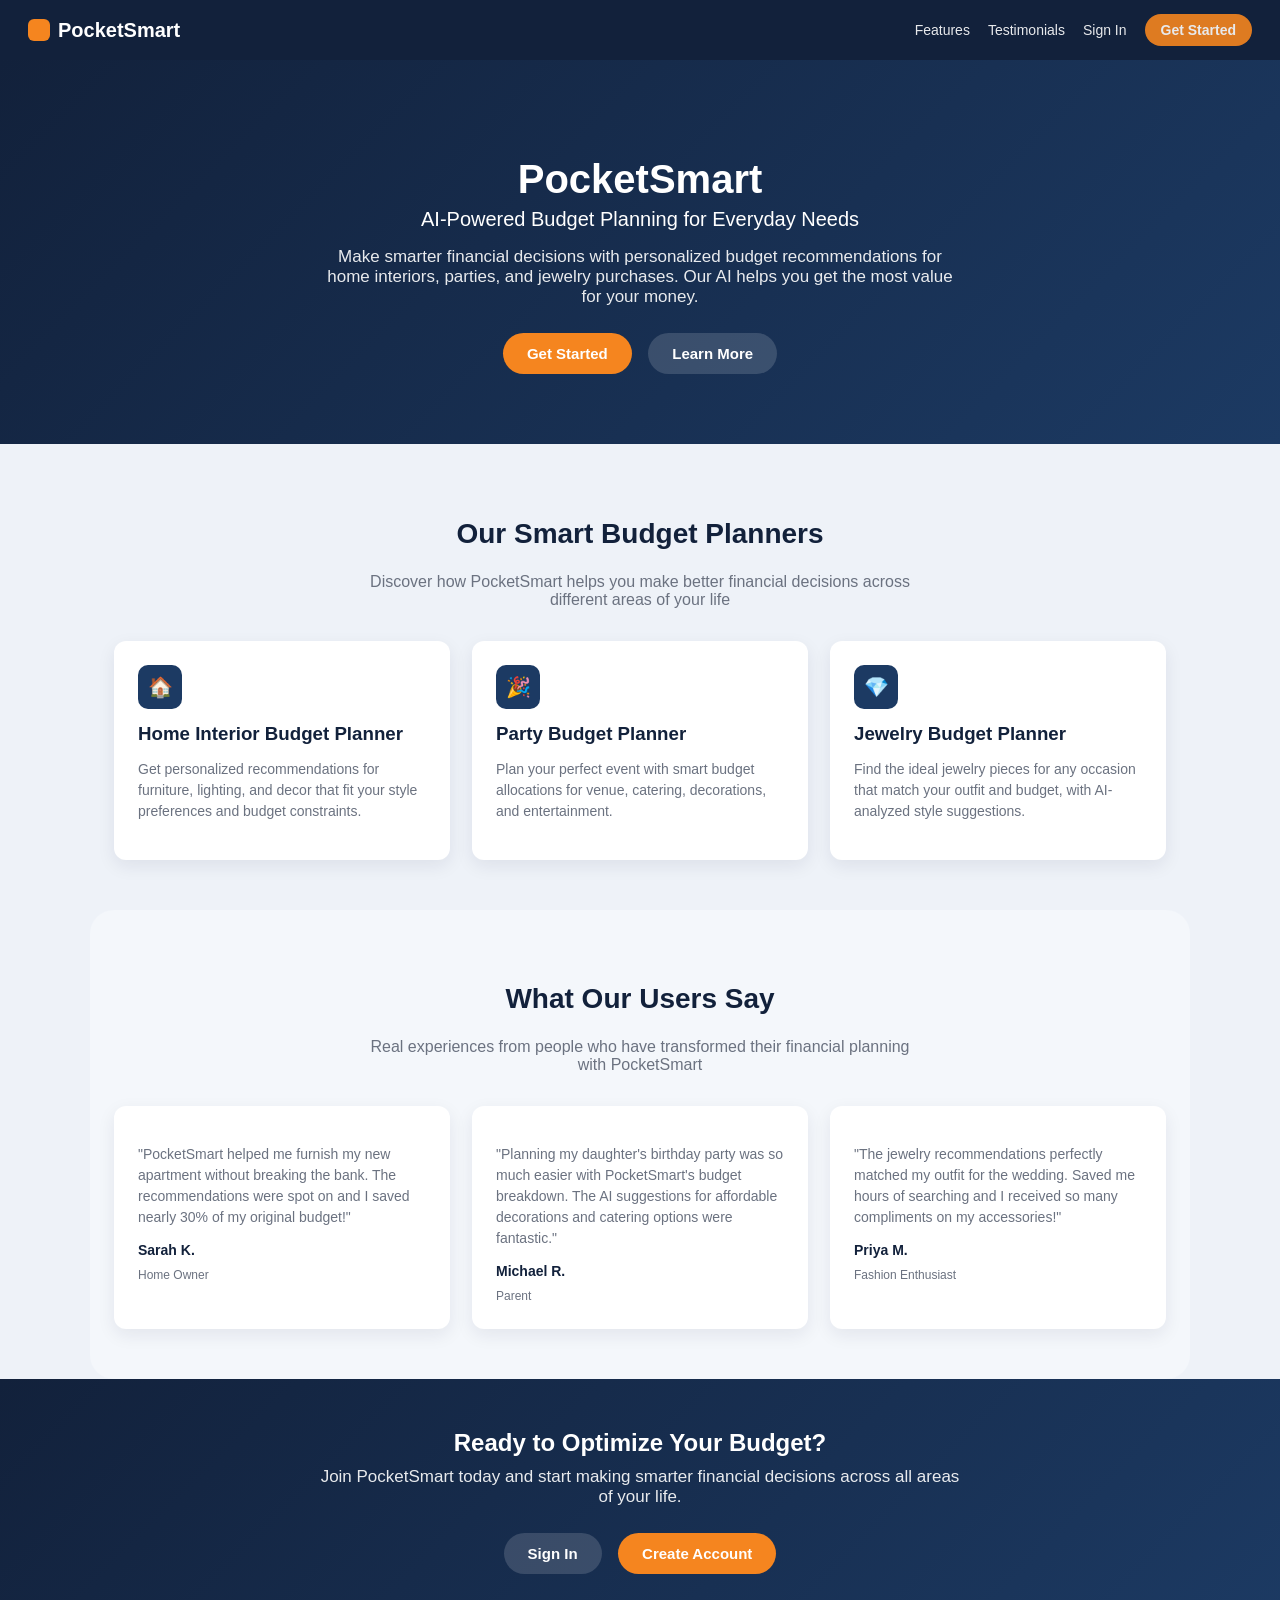
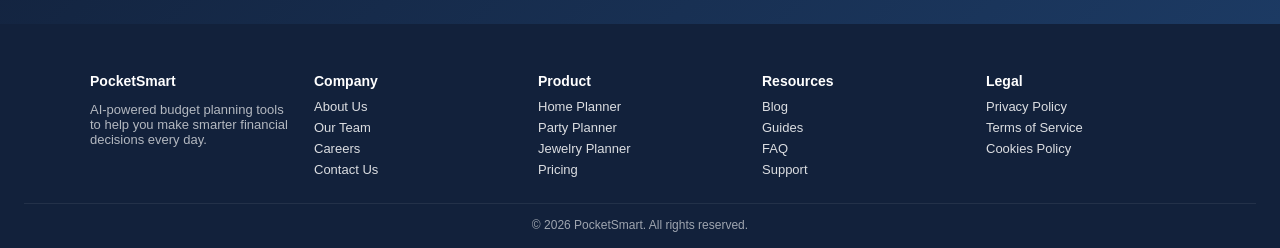
<file: templates/index.html>
<!DOCTYPE html>
<html lang="en">
<head>
  <meta charset="UTF-8" />
  <meta name="viewport" content="width=device-width, initial-scale=1.0" />
  <title>PocketSmart - AI Budget Planning</title>
  <link rel="stylesheet" href="/static/styles.css" />
</head>
<body>
  <div class="navbar">
    <div class="brand"><span class="chip"></span> PocketSmart</div>
    <nav>
      <a href="#features">Features</a>
      <a href="#testimonials">Testimonials</a>
      <a href="/login">Sign In</a>
      <a href="/register" class="cta">Get Started</a>
    </nav>
  </div>

  <div class="hero">
    <h1>PocketSmart</h1>
    <h2 style="font-weight:400; font-size:20px; margin-top:-6px;">AI-Powered Budget Planning for Everyday Needs</h2>
    <p>Make smarter financial decisions with personalized budget recommendations for home interiors, parties, and jewelry purchases. Our AI helps you get the most value for your money.</p>
    <a href="/register" class="btn btn-primary">Get Started</a>
    <a href="#features" class="btn btn-secondary">Learn More</a>
  </div>

  <div class="section" id="features">
    <h2>Our Smart Budget Planners</h2>
    <p class="sub">Discover how PocketSmart helps you make better financial decisions across different areas of your life</p>
    <div class="card-grid">
      <div class="card">
        <div class="icon">🏠</div>
        <h3>Home Interior Budget Planner</h3>
        <p>Get personalized recommendations for furniture, lighting, and decor that fit your style preferences and budget constraints.</p>
      </div>
      <div class="card">
        <div class="icon">🎉</div>
        <h3>Party Budget Planner</h3>
        <p>Plan your perfect event with smart budget allocations for venue, catering, decorations, and entertainment.</p>
      </div>
      <div class="card">
        <div class="icon">💎</div>
        <h3>Jewelry Budget Planner</h3>
        <p>Find the ideal jewelry pieces for any occasion that match your outfit and budget, with AI-analyzed style suggestions.</p>
      </div>
    </div>
  </div>

  <div class="section" id="testimonials" style="background:#f4f7fb; border-radius: 24px;">
    <h2>What Our Users Say</h2>
    <p class="sub">Real experiences from people who have transformed their financial planning with PocketSmart</p>
    <div class="card-grid">
      <div class="card">
        <p>"PocketSmart helped me furnish my new apartment without breaking the bank. The recommendations were spot on and I saved nearly 30% of my original budget!"</p>
        <h3 style="font-size:14px;">Sarah K.</h3>
        <p style="margin:0; font-size:12px;">Home Owner</p>
      </div>
      <div class="card">
        <p>"Planning my daughter's birthday party was so much easier with PocketSmart's budget breakdown. The AI suggestions for affordable decorations and catering options were fantastic."</p>
        <h3 style="font-size:14px;">Michael R.</h3>
        <p style="margin:0; font-size:12px;">Parent</p>
      </div>
      <div class="card">
        <p>"The jewelry recommendations perfectly matched my outfit for the wedding. Saved me hours of searching and I received so many compliments on my accessories!"</p>
        <h3 style="font-size:14px;">Priya M.</h3>
        <p style="margin:0; font-size:12px;">Fashion Enthusiast</p>
      </div>
    </div>
  </div>

  <div class="hero" style="padding:50px 20px;">
    <h2 style="margin:0 0 10px;">Ready to Optimize Your Budget?</h2>
    <p>Join PocketSmart today and start making smarter financial decisions across all areas of your life.</p>
    <a href="/login" class="btn btn-secondary">Sign In</a>
    <a href="/register" class="btn btn-primary">Create Account</a>
  </div>

  <footer>
    <div class="footer-grid">
      <div>
        <h4>PocketSmart</h4>
        <p style="font-size:13px; opacity:0.8;">AI-powered budget planning tools to help you make smarter financial decisions every day.</p>
      </div>
      <div>
        <h4>Company</h4>
        <ul><li>About Us</li><li>Our Team</li><li>Careers</li><li>Contact Us</li></ul>
      </div>
      <div>
        <h4>Product</h4>
        <ul><li>Home Planner</li><li>Party Planner</li><li>Jewelry Planner</li><li>Pricing</li></ul>
      </div>
      <div>
        <h4>Resources</h4>
        <ul><li>Blog</li><li>Guides</li><li>FAQ</li><li>Support</li></ul>
      </div>
      <div>
        <h4>Legal</h4>
        <ul><li>Privacy Policy</li><li>Terms of Service</li><li>Cookies Policy</li></ul>
      </div>
    </div>
    <div class="copyright">&copy; 2026 PocketSmart. All rights reserved.</div>
  </footer>
</body>
</html>
</file>
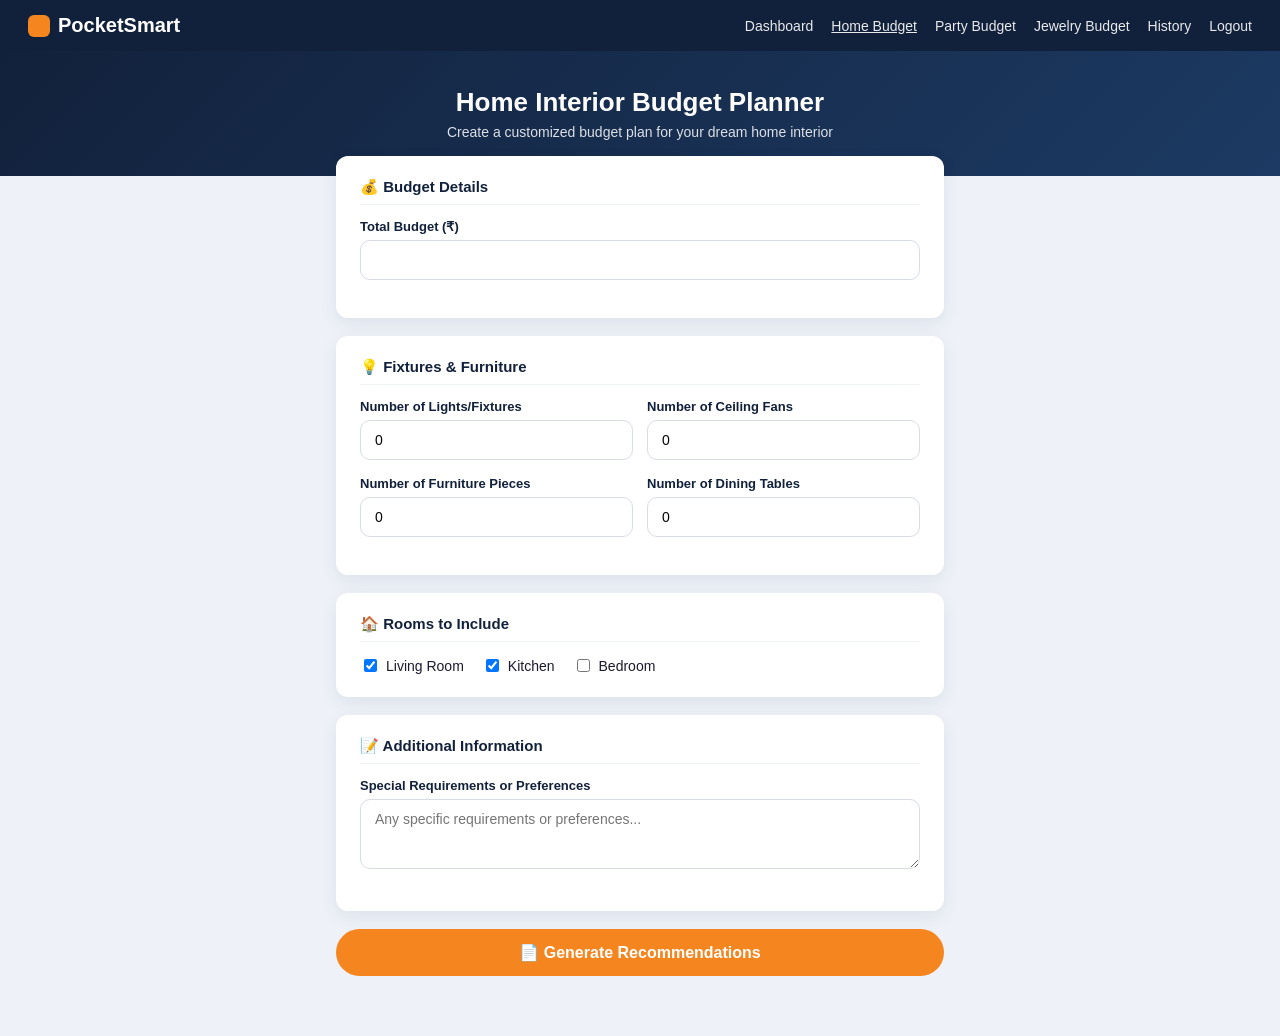
<file: templates/home_planner.html>
<!DOCTYPE html>
<html lang="en">
<head>
  <meta charset="UTF-8" />
  <meta name="viewport" content="width=device-width, initial-scale=1.0" />
  <title>Home Interior Budget Planner - PocketSmart</title>
  <link rel="stylesheet" href="/static/styles.css" />
</head>
<body>
  <div class="navbar">
    <div class="brand"><span class="chip"></span> PocketSmart</div>
    <nav>
      <a href="/dashboard">Dashboard</a>
      <a href="/home-planner" style="text-decoration:underline;">Home Budget</a>
      <a href="/party-planner">Party Budget</a>
      <a href="/jewelry-planner">Jewelry Budget</a>
      <a href="/history">History</a>
      <a href="/logout">Logout</a>
    </nav>
  </div>

  <div class="page-header">
    <h1>Home Interior Budget Planner</h1>
    <p>Create a customized budget plan for your dream home interior</p>
  </div>

  <div class="form-wrap">
    <form id="home-form">
      <div class="panel">
        <h3>💰 Budget Details</h3>
        <div class="field">
          <label>Total Budget (₹)</label>
          <input type="number" name="total_budget" min="0" step="0.01" required />
        </div>
      </div>

      <div class="panel">
        <h3>💡 Fixtures &amp; Furniture</h3>
        <div class="row">
          <div class="field">
            <label>Number of Lights/Fixtures</label>
            <input type="number" name="num_lights" min="0" value="0" />
          </div>
          <div class="field">
            <label>Number of Ceiling Fans</label>
            <input type="number" name="num_fans" min="0" value="0" />
          </div>
        </div>
        <div class="row">
          <div class="field">
            <label>Number of Furniture Pieces</label>
            <input type="number" name="num_furniture" min="0" value="0" />
          </div>
          <div class="field">
            <label>Number of Dining Tables</label>
            <input type="number" name="num_dining_tables" min="0" value="0" />
          </div>
        </div>
      </div>

      <div class="panel">
        <h3>🏠 Rooms to Include</h3>
        <div class="checkbox-row">
          <label><input type="checkbox" name="has_living_room" checked /> Living Room</label>
          <label><input type="checkbox" name="has_kitchen" checked /> Kitchen</label>
          <label><input type="checkbox" name="has_bedroom" /> Bedroom</label>
        </div>
      </div>

      <div class="panel">
        <h3>📝 Additional Information</h3>
        <div class="field">
          <label>Special Requirements or Preferences</label>
          <textarea name="additional_requirements" placeholder="Any specific requirements or preferences..."></textarea>
        </div>
      </div>

      <button type="submit" class="btn btn-primary submit-btn">📄 Generate Recommendations</button>
    </form>
  </div>

  <div id="results"></div>

  <script>
    const form = document.getElementById("home-form");
    const resultsDiv = document.getElementById("results");

    function inr(n) {
      return "₹" + Number(n || 0).toLocaleString("en-IN", { minimumFractionDigits: 2, maximumFractionDigits: 2 });
    }

    function renderResult(result) {
      let html = `
        <div class="result-header"><span>Your Personalized Budget Plan</span></div>
        <div class="result-body">
          <div class="budget-summary">
            <span><strong>Total Budget:</strong> ${inr(result.total_budget)}</span>
            <span><strong>Remaining Budget:</strong> ${inr(result.remaining_budget)}</span>
          </div>
      `;

      (result.budget_breakdown || []).forEach((cat) => {
        html += `<div class="category-block">
          <div class="category-title">${cat.category}</div>
          <div class="category-alloc">Allocation: ${inr(cat.allocation)}</div>`;
        (cat.items || []).forEach((item) => {
          html += `<div class="item-row">
            <div class="item-top"><span>${item.name || ""}</span><span>${inr(item.estimated_price)}</span></div>
            <div class="item-desc">${item.description || ""} ${item.quantity ? "· Qty: " + item.quantity : ""}</div>`;
          if (item.shopping_links) {
            html += `<div class="shop-links">`;
            for (const [site, url] of Object.entries(item.shopping_links)) {
              html += `<a href="${url}" target="_blank" rel="noopener">${site}</a>`;
            }
            html += `</div>`;
          }
          html += `</div>`;
        });
        html += `</div>`;
      });

      if (result.additional_suggestions && result.additional_suggestions.length) {
        html += `<h3 style="color:var(--navy-dark); font-size:15px;">💡 Additional Suggestions</h3><ul class="suggestions-list">`;
        result.additional_suggestions.forEach((s) => (html += `<li>✅ ${s}</li>`));
        html += `</ul>`;
      }

      html += `</div>`;
      resultsDiv.innerHTML = html;
    }

    form.addEventListener("submit", async (e) => {
      e.preventDefault();
      resultsDiv.innerHTML = `<div class="loading">Generating your personalized recommendations...</div>`;

      const fd = new FormData(form);
      const payload = {
        total_budget: parseFloat(fd.get("total_budget") || 0),
        num_lights: parseInt(fd.get("num_lights") || 0),
        num_fans: parseInt(fd.get("num_fans") || 0),
        num_furniture: parseInt(fd.get("num_furniture") || 0),
        num_dining_tables: parseInt(fd.get("num_dining_tables") || 0),
        has_living_room: fd.get("has_living_room") === "on",
        has_kitchen: fd.get("has_kitchen") === "on",
        has_bedroom: fd.get("has_bedroom") === "on",
        additional_requirements: fd.get("additional_requirements") || null,
      };

      try {
        const res = await fetch("/home-budget", {
          method: "POST",
          headers: { "Content-Type": "application/json" },
          credentials: "include",
          body: JSON.stringify(payload),
        });
        if (!res.ok) {
          const err = await res.json().catch(() => ({}));
          resultsDiv.innerHTML = `<div class="error-box">${err.detail || "Something went wrong. Please try again."}</div>`;
          return;
        }
        const result = await res.json();
        renderResult(result);
      } catch (err) {
        resultsDiv.innerHTML = `<div class="error-box">Network error. Please try again.</div>`;
      }
    });
  </script>
</body>
</html>
</file>
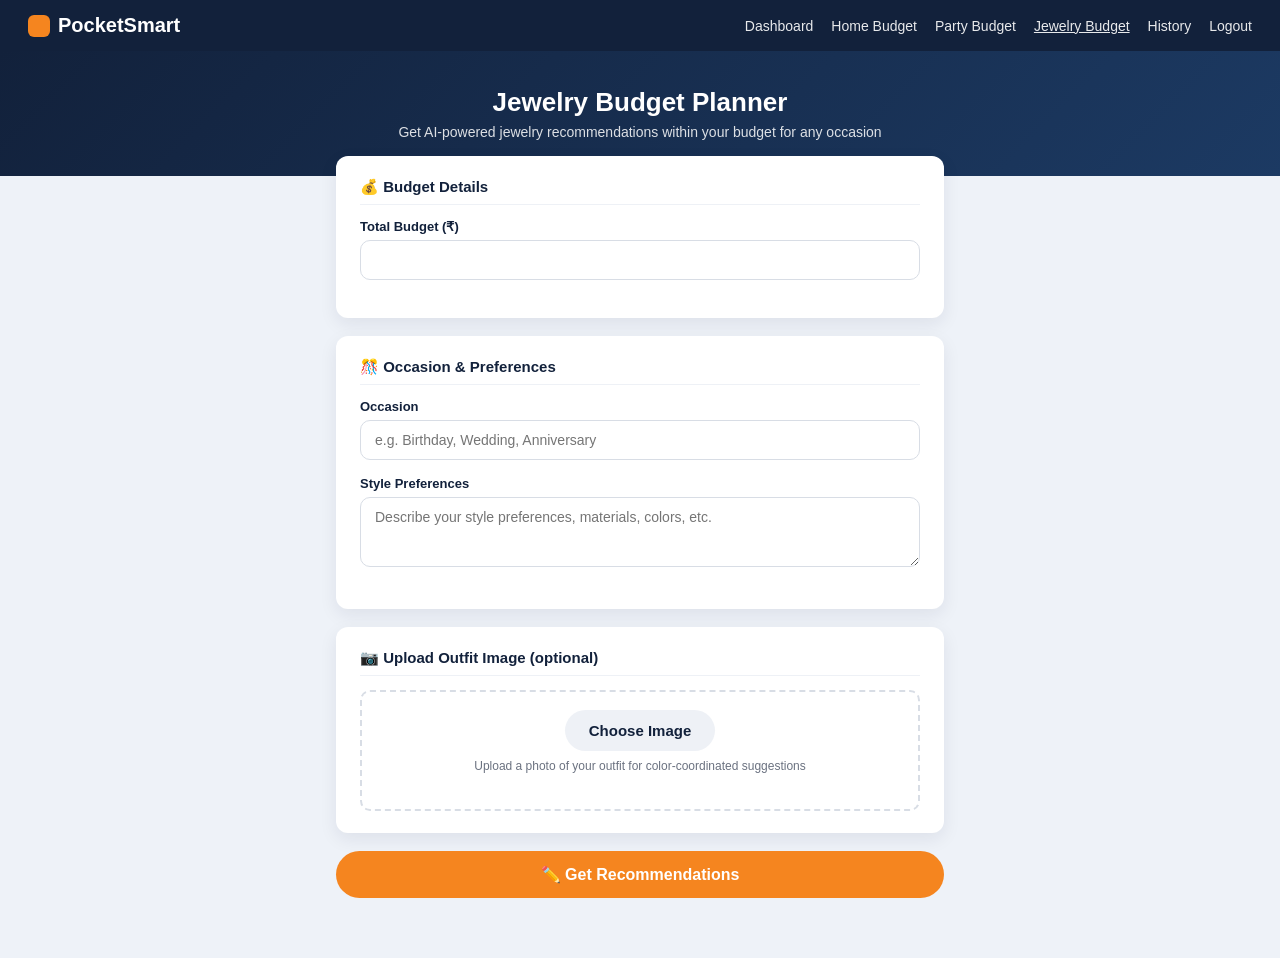
<file: templates/jewelry_planner.html>
<!DOCTYPE html>
<html lang="en">
<head>
  <meta charset="UTF-8" />
  <meta name="viewport" content="width=device-width, initial-scale=1.0" />
  <title>Jewelry Budget Planner - PocketSmart</title>
  <link rel="stylesheet" href="/static/styles.css" />
  <style>
    .upload-box {
      border: 2px dashed #d8dde5;
      border-radius: 10px;
      padding: 18px;
      text-align: center;
      position: relative;
    }
    .upload-box img { max-width: 100%; max-height: 220px; border-radius: 8px; margin-top: 10px; }
    .remove-btn {
      margin-top: 10px;
      background: #b3261e;
      color: white;
      border: none;
      padding: 6px 14px;
      border-radius: 6px;
      font-size: 12px;
      cursor: pointer;
    }
  </style>
</head>
<body>
  <div class="navbar">
    <div class="brand"><span class="chip"></span> PocketSmart</div>
    <nav>
      <a href="/dashboard">Dashboard</a>
      <a href="/home-planner">Home Budget</a>
      <a href="/party-planner">Party Budget</a>
      <a href="/jewelry-planner" style="text-decoration:underline;">Jewelry Budget</a>
      <a href="/history">History</a>
      <a href="/logout">Logout</a>
    </nav>
  </div>

  <div class="page-header">
    <h1>Jewelry Budget Planner</h1>
    <p>Get AI-powered jewelry recommendations within your budget for any occasion</p>
  </div>

  <div class="form-wrap">
    <form id="jewelry-form">
      <div class="panel">
        <h3>💰 Budget Details</h3>
        <div class="field">
          <label>Total Budget (₹)</label>
          <input type="number" name="total_budget" min="0" step="0.01" required />
        </div>
      </div>

      <div class="panel">
        <h3>🎊 Occasion &amp; Preferences</h3>
        <div class="field">
          <label>Occasion</label>
          <input type="text" name="occasion" placeholder="e.g. Birthday, Wedding, Anniversary" required />
        </div>
        <div class="field">
          <label>Style Preferences</label>
          <textarea name="preferences" placeholder="Describe your style preferences, materials, colors, etc."></textarea>
        </div>
      </div>

      <div class="panel">
        <h3>📷 Upload Outfit Image (optional)</h3>
        <div class="upload-box" id="upload-box">
          <input type="file" name="image" id="image-input" accept="image/*" style="display:none;" />
          <div id="upload-prompt">
            <button type="button" class="btn btn-secondary" style="background:#eef1f6; color:var(--navy-dark);" onclick="document.getElementById('image-input').click();">Choose Image</button>
            <div style="font-size:12px; color:var(--muted); margin-top:8px;">Upload a photo of your outfit for color-coordinated suggestions</div>
          </div>
          <img id="preview-img" style="display:none;" />
          <br />
          <button type="button" id="remove-img-btn" class="remove-btn" style="display:none;">🗑 Remove Image</button>
        </div>
      </div>

      <button type="submit" class="btn btn-primary submit-btn">✏️ Get Recommendations</button>
    </form>
  </div>

  <div id="results"></div>

  <script>
    const imageInput = document.getElementById("image-input");
    const previewImg = document.getElementById("preview-img");
    const uploadPrompt = document.getElementById("upload-prompt");
    const removeBtn = document.getElementById("remove-img-btn");

    imageInput.addEventListener("change", () => {
      const file = imageInput.files[0];
      if (file) {
        previewImg.src = URL.createObjectURL(file);
        previewImg.style.display = "block";
        uploadPrompt.style.display = "none";
        removeBtn.style.display = "inline-block";
      }
    });

    removeBtn.addEventListener("click", () => {
      imageInput.value = "";
      previewImg.style.display = "none";
      uploadPrompt.style.display = "block";
      removeBtn.style.display = "none";
    });

    const form = document.getElementById("jewelry-form");
    const resultsDiv = document.getElementById("results");

    function inr(n) {
      return "₹" + Number(n || 0).toLocaleString("en-IN", { minimumFractionDigits: 2, maximumFractionDigits: 2 });
    }

    function renderResult(result) {
      let html = `<div class="result-header"><span>Your Personalized Jewelry Recommendations</span></div><div class="result-body">`;

      html += `<div class="budget-summary">
        <span><strong>Total Budget:</strong> ${inr(result.total_budget)}</span>
        <span><strong>Remaining Budget:</strong> ${inr(result.remaining_budget)}</span>
      </div>`;

      if (result.outfit_analysis) {
        const oa = result.outfit_analysis;
        html += `<div class="budget-summary" style="flex-wrap:wrap; gap:10px;">
          <span><strong>Colors:</strong> ${(oa.colors || []).join(", ") || "-"}</span>
          <span><strong>Style:</strong> ${oa.style || "-"}</span>
          <span><strong>Formality:</strong> ${oa.formality || "-"}</span>
        </div>`;
      }

      (result.jewelry_recommendations || []).forEach((item) => {
        html += `<div class="item-row">
          <div class="item-top"><span>${item.item_type || ""}</span><span>${inr(item.estimated_price)}</span></div>
          <div class="item-desc">${item.description || ""} ${item.style ? "· Style: " + item.style : ""}</div>`;
        if (item.shopping_links) {
          html += `<div class="shop-links">`;
          for (const [site, url] of Object.entries(item.shopping_links)) {
            html += `<a href="${url}" target="_blank" rel="noopener">${site}</a>`;
          }
          html += `</div>`;
        }
        html += `</div>`;
      });

      if (result.styling_tips && result.styling_tips.length) {
        html += `<h3 style="color:var(--navy-dark); font-size:15px;">💡 Styling Tips</h3><ul class="suggestions-list">`;
        result.styling_tips.forEach((s) => (html += `<li>✅ ${s}</li>`));
        html += `</ul>`;
      }

      html += `</div>`;
      resultsDiv.innerHTML = html;
    }

    form.addEventListener("submit", async (e) => {
      e.preventDefault();
      resultsDiv.innerHTML = `<div class="loading">Analyzing your budget${imageInput.files[0] ? " and outfit" : ""}...</div>`;

      const fd = new FormData();
      fd.append("total_budget", form.total_budget.value);
      fd.append("occasion", form.occasion.value);
      fd.append("preferences", form.preferences.value || "");
      if (imageInput.files[0]) {
        fd.append("image", imageInput.files[0]);
      }

      try {
        const res = await fetch("/jewelry-budget", {
          method: "POST",
          credentials: "include",
          body: fd,
        });
        if (!res.ok) {
          const err = await res.json().catch(() => ({}));
          resultsDiv.innerHTML = `<div class="error-box">${err.detail || "Something went wrong. Please try again."}</div>`;
          return;
        }
        const result = await res.json();
        renderResult(result);
      } catch (err) {
        resultsDiv.innerHTML = `<div class="error-box">Network error. Please try again.</div>`;
      }
    });
  </script>
</body>
</html>
</file>
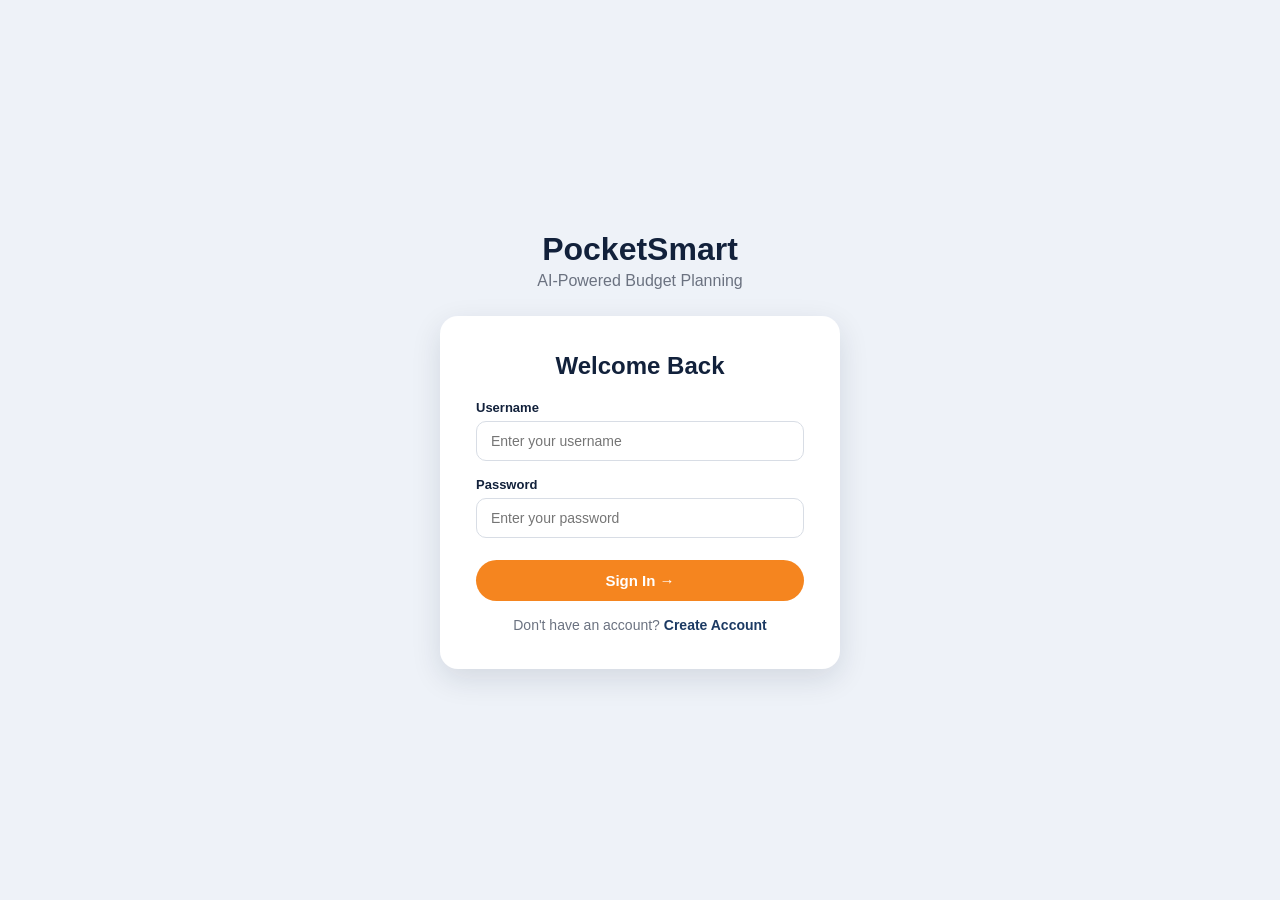
<file: templates/login.html>
<!DOCTYPE html>
<html lang="en">
<head>
  <meta charset="UTF-8" />
  <meta name="viewport" content="width=device-width, initial-scale=1.0" />
  <title>Sign In - PocketSmart</title>
  <link rel="stylesheet" href="/static/styles.css" />
</head>
<body>
  <div class="auth-wrap">
    <div class="auth-title">PocketSmart</div>
    <div class="auth-subtitle">AI-Powered Budget Planning</div>

    <div class="auth-card">
      <h2>Welcome Back</h2>
      <div id="error-box" class="error-msg" style="display:none;"></div>
      <form id="login-form">
        <div class="field">
          <label>Username</label>
          <input type="text" name="username" placeholder="Enter your username" required />
        </div>
        <div class="field">
          <label>Password</label>
          <input type="password" name="password" placeholder="Enter your password" required />
        </div>
        <button type="submit" class="btn btn-primary">Sign In &rarr;</button>
      </form>
      <div class="auth-footer">Don't have an account? <a href="/register" style="color:var(--navy); font-weight:600;">Create Account</a></div>
    </div>
  </div>

  <script>
    document.getElementById("login-form").addEventListener("submit", async (e) => {
      e.preventDefault();
      const form = new FormData(e.target);
      const errorBox = document.getElementById("error-box");
      errorBox.style.display = "none";

      try {
        const res = await fetch("/login", { method: "POST", body: form, redirect: "manual" });
        if (res.type === "opaqueredirect" || res.status === 302 || res.ok) {
          window.location.href = "/dashboard";
        } else {
          const data = await res.json().catch(() => ({}));
          errorBox.textContent = data.detail || "Login failed. Please check your credentials.";
          errorBox.style.display = "block";
        }
      } catch (err) {
        errorBox.textContent = "Something went wrong. Please try again.";
        errorBox.style.display = "block";
      }
    });
  </script>
</body>
</html>
</file>
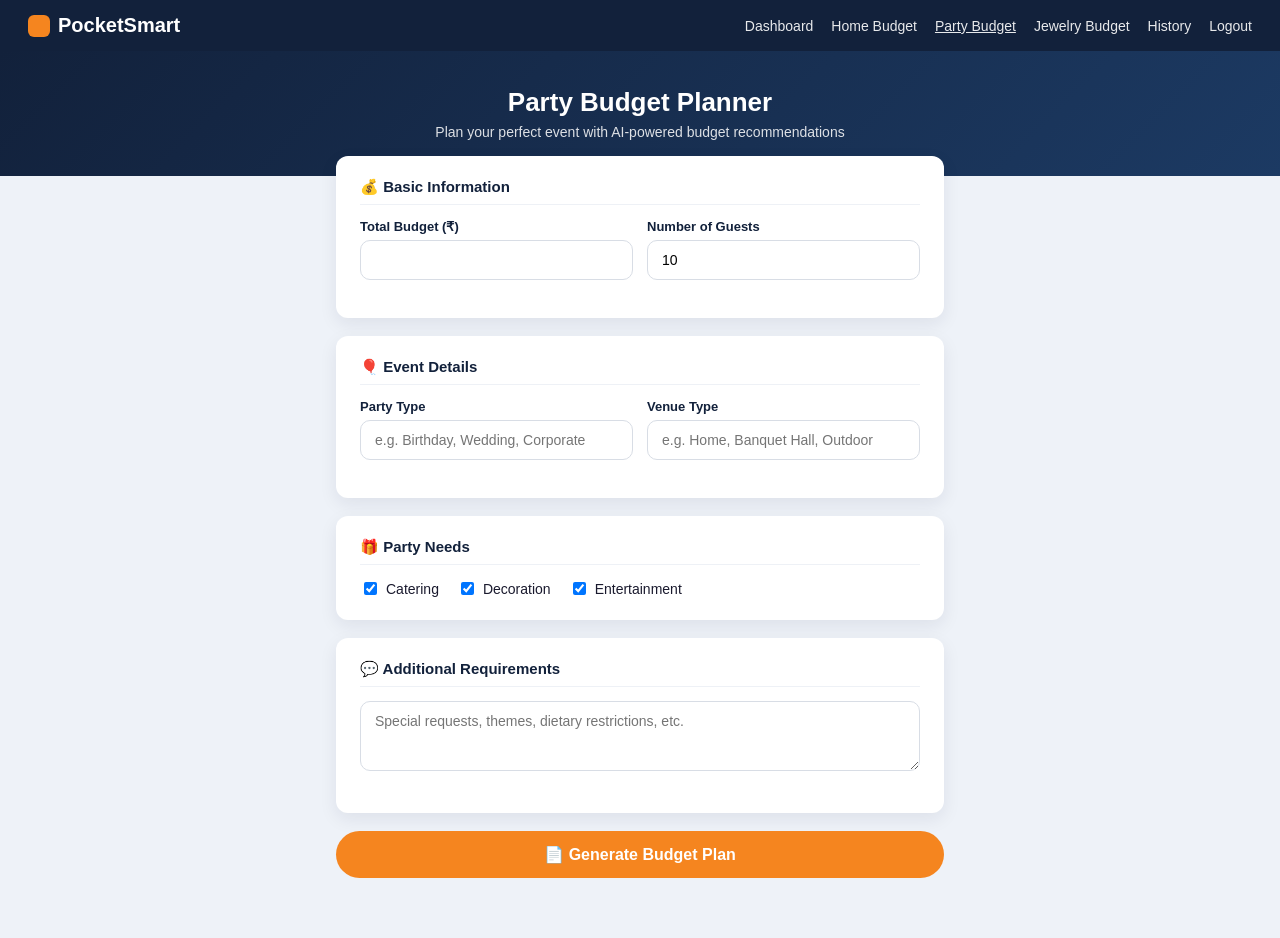
<file: templates/party_planner.html>
<!DOCTYPE html>
<html lang="en">
<head>
  <meta charset="UTF-8" />
  <meta name="viewport" content="width=device-width, initial-scale=1.0" />
  <title>Party Budget Planner - PocketSmart</title>
  <link rel="stylesheet" href="/static/styles.css" />
</head>
<body>
  <div class="navbar">
    <div class="brand"><span class="chip"></span> PocketSmart</div>
    <nav>
      <a href="/dashboard">Dashboard</a>
      <a href="/home-planner">Home Budget</a>
      <a href="/party-planner" style="text-decoration:underline;">Party Budget</a>
      <a href="/jewelry-planner">Jewelry Budget</a>
      <a href="/history">History</a>
      <a href="/logout">Logout</a>
    </nav>
  </div>

  <div class="page-header">
    <h1>Party Budget Planner</h1>
    <p>Plan your perfect event with AI-powered budget recommendations</p>
  </div>

  <div class="form-wrap">
    <form id="party-form">
      <div class="panel">
        <h3>💰 Basic Information</h3>
        <div class="row">
          <div class="field">
            <label>Total Budget (₹)</label>
            <input type="number" name="total_budget" min="0" step="0.01" required />
          </div>
          <div class="field">
            <label>Number of Guests</label>
            <input type="number" name="num_guests" min="1" value="10" required />
          </div>
        </div>
      </div>

      <div class="panel">
        <h3>🎈 Event Details</h3>
        <div class="row">
          <div class="field">
            <label>Party Type</label>
            <input type="text" name="party_type" placeholder="e.g. Birthday, Wedding, Corporate" required />
          </div>
          <div class="field">
            <label>Venue Type</label>
            <input type="text" name="venue_type" placeholder="e.g. Home, Banquet Hall, Outdoor" />
          </div>
        </div>
      </div>

      <div class="panel">
        <h3>🎁 Party Needs</h3>
        <div class="checkbox-row">
          <label><input type="checkbox" name="needs_catering" checked /> Catering</label>
          <label><input type="checkbox" name="needs_decoration" checked /> Decoration</label>
          <label><input type="checkbox" name="needs_entertainment" checked /> Entertainment</label>
        </div>
      </div>

      <div class="panel">
        <h3>💬 Additional Requirements</h3>
        <div class="field">
          <textarea name="additional_requirements" placeholder="Special requests, themes, dietary restrictions, etc."></textarea>
        </div>
      </div>

      <button type="submit" class="btn btn-primary submit-btn">📄 Generate Budget Plan</button>
    </form>
  </div>

  <div id="results"></div>

  <script>
    const form = document.getElementById("party-form");
    const resultsDiv = document.getElementById("results");

    function inr(n) {
      return "₹" + Number(n || 0).toLocaleString("en-IN", { minimumFractionDigits: 2, maximumFractionDigits: 2 });
    }

    function renderResult(result) {
      let html = `
        <div class="result-header"><span>Your Party Budget Plan</span></div>
        <div class="result-body">
          <div class="budget-summary">
            <span><strong>Total Budget:</strong> ${inr(result.total_budget)}</span>
            <span><strong>Remaining Budget:</strong> ${inr(result.remaining_budget)}</span>
          </div>
      `;

      (result.budget_breakdown || []).forEach((cat) => {
        html += `<div class="category-block">
          <div class="category-title">${cat.category}</div>
          <div class="category-alloc">Allocation: ${inr(cat.allocation)}</div>`;
        (cat.items || []).forEach((item) => {
          html += `<div class="item-row">
            <div class="item-top"><span>${item.name || ""}</span><span>${inr(item.estimated_price)}</span></div>
            <div class="item-desc">${item.description || ""} ${item.quantity ? "· Qty: " + item.quantity : ""}</div>`;
          if (item.shopping_links) {
            html += `<div class="shop-links">`;
            for (const [site, url] of Object.entries(item.shopping_links)) {
              html += `<a href="${url}" target="_blank" rel="noopener">${site}</a>`;
            }
            html += `</div>`;
          }
          html += `</div>`;
        });
        html += `</div>`;
      });

      if (result.venue_suggestions && result.venue_suggestions.length) {
        html += `<h3 style="color:var(--navy-dark); font-size:15px;">📍 Venue Suggestions</h3>`;
        result.venue_suggestions.forEach((v) => {
          html += `<div class="item-row">
            <div class="item-top"><span>${v.name || ""}</span><span>${inr(v.estimated_cost)}</span></div>
            <div class="item-desc">Type: ${v.type || "-"} · Capacity: ${v.capacity || "-"}</div>`;
          if (v.search_links) {
            html += `<div class="shop-links">`;
            for (const [site, url] of Object.entries(v.search_links)) {
              html += `<a href="${url}" target="_blank" rel="noopener">${site}</a>`;
            }
            html += `</div>`;
          }
          html += `</div>`;
        });
      }

      if (result.additional_suggestions && result.additional_suggestions.length) {
        html += `<h3 style="color:var(--navy-dark); font-size:15px;">💡 Additional Suggestions</h3><ul class="suggestions-list">`;
        result.additional_suggestions.forEach((s) => (html += `<li>✅ ${s}</li>`));
        html += `</ul>`;
      }

      html += `</div>`;
      resultsDiv.innerHTML = html;
    }

    form.addEventListener("submit", async (e) => {
      e.preventDefault();
      resultsDiv.innerHTML = `<div class="loading">Generating your party budget plan...</div>`;

      const fd = new FormData(form);
      const payload = {
        total_budget: parseFloat(fd.get("total_budget") || 0),
        num_guests: parseInt(fd.get("num_guests") || 1),
        party_type: fd.get("party_type") || "",
        venue_type: fd.get("venue_type") || null,
        needs_catering: fd.get("needs_catering") === "on",
        needs_decoration: fd.get("needs_decoration") === "on",
        needs_entertainment: fd.get("needs_entertainment") === "on",
        additional_requirements: fd.get("additional_requirements") || null,
      };

      try {
        const res = await fetch("/party-budget", {
          method: "POST",
          headers: { "Content-Type": "application/json" },
          credentials: "include",
          body: JSON.stringify(payload),
        });
        if (!res.ok) {
          const err = await res.json().catch(() => ({}));
          resultsDiv.innerHTML = `<div class="error-box">${err.detail || "Something went wrong. Please try again."}</div>`;
          return;
        }
        const result = await res.json();
        renderResult(result);
      } catch (err) {
        resultsDiv.innerHTML = `<div class="error-box">Network error. Please try again.</div>`;
      }
    });
  </script>
</body>
</html>
</file>
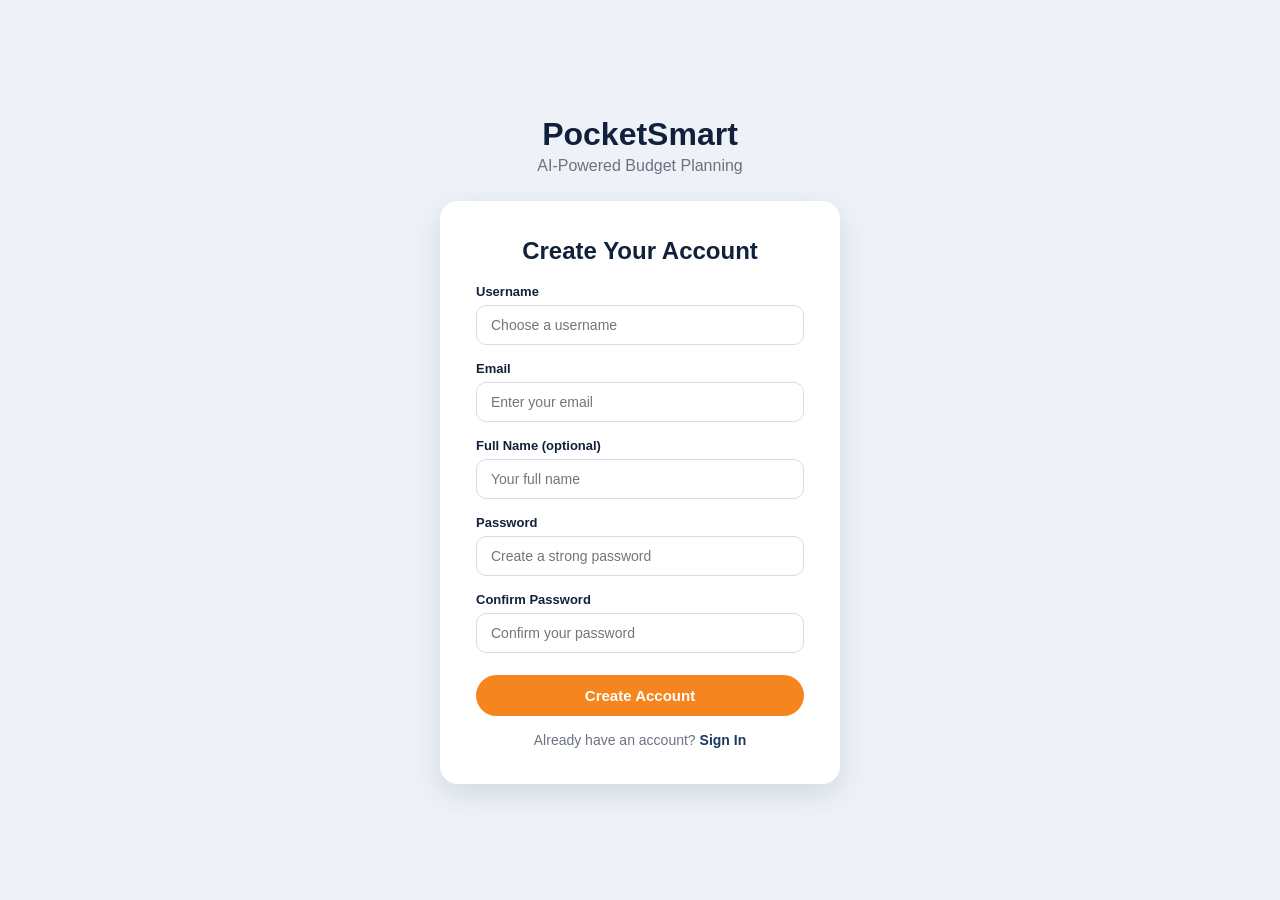
<file: templates/register.html>
<!DOCTYPE html>
<html lang="en">
<head>
  <meta charset="UTF-8" />
  <meta name="viewport" content="width=device-width, initial-scale=1.0" />
  <title>Create Account - PocketSmart</title>
  <link rel="stylesheet" href="/static/styles.css" />
</head>
<body>
  <div class="auth-wrap">
    <div class="auth-title">PocketSmart</div>
    <div class="auth-subtitle">AI-Powered Budget Planning</div>

    <div class="auth-card">
      <h2>Create Your Account</h2>
      <div id="error-box" class="error-msg" style="display:none;"></div>
      <form id="register-form">
        <div class="field">
          <label>Username</label>
          <input type="text" name="username" placeholder="Choose a username" required />
        </div>
        <div class="field">
          <label>Email</label>
          <input type="email" name="email" placeholder="Enter your email" required />
        </div>
        <div class="field">
          <label>Full Name (optional)</label>
          <input type="text" name="full_name" placeholder="Your full name" />
        </div>
        <div class="field">
          <label>Password</label>
          <input type="password" name="password" placeholder="Create a strong password" required />
        </div>
        <div class="field">
          <label>Confirm Password</label>
          <input type="password" id="confirm_password" placeholder="Confirm your password" required />
        </div>
        <button type="submit" class="btn btn-primary">Create Account</button>
      </form>
      <div class="auth-footer">Already have an account? <a href="/login" style="color:var(--navy); font-weight:600;">Sign In</a></div>
    </div>
  </div>

  <script>
    document.getElementById("register-form").addEventListener("submit", async (e) => {
      e.preventDefault();
      const errorBox = document.getElementById("error-box");
      errorBox.style.display = "none";

      const password = e.target.password.value;
      const confirm = document.getElementById("confirm_password").value;
      if (password !== confirm) {
        errorBox.textContent = "Passwords do not match.";
        errorBox.style.display = "block";
        return;
      }

      const payload = {
        username: e.target.username.value,
        email: e.target.email.value,
        full_name: e.target.full_name.value || null,
        password: password,
      };

      try {
        const res = await fetch("/register", {
          method: "POST",
          headers: { "Content-Type": "application/json" },
          body: JSON.stringify(payload),
        });
        if (res.ok) {
          window.location.href = "/login";
        } else {
          const data = await res.json().catch(() => ({}));
          errorBox.textContent = data.detail || "Registration failed.";
          errorBox.style.display = "block";
        }
      } catch (err) {
        errorBox.textContent = "Something went wrong. Please try again.";
        errorBox.style.display = "block";
      }
    });
  </script>
</body>
</html>
</file>
<file: static/styles.css>
:root {
  --navy-dark: #12213b;
  --navy: #1c3a63;
  --navy-light: #2a5183;
  --orange: #f5851f;
  --bg: #eef2f8;
  --card: #ffffff;
  --text: #1a1a2e;
  --muted: #6b7280;
  --radius: 12px;
}

* { box-sizing: border-box; }

body {
  margin: 0;
  font-family: 'Segoe UI', Roboto, Arial, sans-serif;
  background: var(--bg);
  color: var(--text);
}

a { color: inherit; text-decoration: none; }

/* ---------------- Navbar ---------------- */
.navbar {
  background: var(--navy-dark);
  color: white;
  display: flex;
  align-items: center;
  justify-content: space-between;
  padding: 14px 28px;
  flex-wrap: wrap;
  gap: 10px;
}
.navbar .brand {
  font-size: 20px;
  font-weight: 700;
  display: flex;
  align-items: center;
  gap: 8px;
}
.navbar .brand .chip {
  background: var(--orange);
  border-radius: 6px;
  width: 22px;
  height: 22px;
  display: inline-block;
}
.navbar nav {
  display: flex;
  gap: 18px;
  flex-wrap: wrap;
  align-items: center;
}
.navbar nav a {
  font-size: 14px;
  opacity: 0.9;
}
.navbar nav a:hover { opacity: 1; text-decoration: underline; }
.navbar .cta {
  background: var(--orange);
  padding: 8px 16px;
  border-radius: 20px;
  font-weight: 600;
}

/* ---------------- Hero ---------------- */
.hero {
  background: linear-gradient(135deg, var(--navy-dark), var(--navy));
  color: white;
  text-align: center;
  padding: 70px 20px;
}
.hero h1 { font-size: 40px; margin-bottom: 12px; }
.hero p { font-size: 17px; opacity: 0.9; max-width: 640px; margin: 0 auto 26px; }
.btn {
  display: inline-block;
  padding: 12px 24px;
  border-radius: 24px;
  font-weight: 600;
  cursor: pointer;
  border: none;
  font-size: 15px;
}
.btn-primary { background: var(--orange); color: white; }
.btn-secondary { background: rgba(255,255,255,0.15); color: white; }
.btn-primary:hover { background: #e07715; }
.hero .btn { margin: 0 6px; }

/* ---------------- Sections ---------------- */
.section { padding: 50px 24px; max-width: 1100px; margin: 0 auto; }
.section h2 { text-align: center; font-size: 28px; color: var(--navy-dark); }
.section .sub { text-align: center; color: var(--muted); max-width: 560px; margin: 8px auto 32px; }

.card-grid {
  display: grid;
  grid-template-columns: repeat(auto-fit, minmax(260px, 1fr));
  gap: 22px;
}
.card {
  background: var(--card);
  border-radius: var(--radius);
  padding: 24px;
  box-shadow: 0 6px 18px rgba(20, 30, 60, 0.08);
}
.card .icon {
  width: 44px; height: 44px; border-radius: 10px;
  background: var(--navy); color: white;
  display: flex; align-items: center; justify-content: center;
  font-size: 20px; margin-bottom: 14px;
}
.card h3 { margin: 0 0 8px; color: var(--navy-dark); }
.card p { color: var(--muted); font-size: 14px; line-height: 1.5; }

/* ---------------- Footer ---------------- */
footer {
  background: var(--navy-dark);
  color: rgba(255,255,255,0.85);
  padding: 30px 24px 16px;
}
footer .footer-grid {
  display: grid;
  grid-template-columns: repeat(auto-fit, minmax(160px, 1fr));
  gap: 20px;
  max-width: 1100px;
  margin: 0 auto;
}
footer h4 { color: white; font-size: 14px; margin-bottom: 10px; }
footer ul { list-style: none; padding: 0; margin: 0; }
footer li { margin-bottom: 6px; font-size: 13px; }
footer .copyright {
  text-align: center;
  font-size: 12px;
  opacity: 0.7;
  margin-top: 20px;
  border-top: 1px solid rgba(255,255,255,0.1);
  padding-top: 14px;
}

/* ---------------- Auth pages ---------------- */
.auth-wrap {
  min-height: 100vh;
  display: flex;
  flex-direction: column;
  align-items: center;
  justify-content: center;
  padding: 40px 16px;
}
.auth-title { font-size: 32px; font-weight: 800; color: var(--navy-dark); margin-bottom: 4px; }
.auth-subtitle { color: var(--muted); margin-bottom: 26px; }
.auth-card {
  background: var(--card);
  border-radius: 18px;
  padding: 36px;
  width: 100%;
  max-width: 400px;
  box-shadow: 0 10px 30px rgba(20,30,60,0.12);
}
.auth-card h2 { text-align: center; color: var(--navy-dark); margin-top: 0; }
.field { margin-bottom: 16px; }
.field label { display: block; font-size: 13px; font-weight: 600; color: var(--navy-dark); margin-bottom: 6px; }
.field input, .field select, .field textarea {
  width: 100%;
  padding: 11px 14px;
  border: 1px solid #d8dde5;
  border-radius: 10px;
  font-size: 14px;
  font-family: inherit;
}
.field textarea { resize: vertical; min-height: 70px; }
.auth-card .btn { width: 100%; margin-top: 6px; }
.auth-footer { text-align: center; margin-top: 16px; font-size: 14px; color: var(--muted); }
.error-msg { background: #fdecea; color: #b3261e; padding: 10px 14px; border-radius: 8px; font-size: 13px; margin-bottom: 14px; }

/* ---------------- Planner form pages ---------------- */
.page-header {
  background: linear-gradient(135deg, var(--navy-dark), var(--navy));
  color: white;
  padding: 36px 24px;
  text-align: center;
}
.page-header h1 { margin: 0 0 6px; font-size: 26px; }
.page-header p { margin: 0; opacity: 0.85; font-size: 14px; }

.form-wrap { max-width: 640px; margin: -20px auto 60px; padding: 0 16px; }
.panel {
  background: var(--card);
  border-radius: var(--radius);
  padding: 22px 24px;
  margin-bottom: 18px;
  box-shadow: 0 6px 18px rgba(20,30,60,0.08);
}
.panel h3 {
  margin: 0 0 14px;
  font-size: 15px;
  color: var(--navy-dark);
  border-bottom: 1px solid #eef1f6;
  padding-bottom: 8px;
}
.row { display: flex; gap: 14px; flex-wrap: wrap; }
.row .field { flex: 1; min-width: 160px; }
.checkbox-row { display: flex; gap: 18px; flex-wrap: wrap; }
.checkbox-row label { display: flex; align-items: center; gap: 6px; font-size: 14px; font-weight: 500; }
.checkbox-row input { width: auto; }

.submit-btn { width: 100%; padding: 14px; font-size: 16px; }

/* ---------------- Results ---------------- */
#results { max-width: 720px; margin: 0 auto 60px; padding: 0 16px; }
.result-header {
  background: var(--navy-dark);
  color: white;
  padding: 14px 20px;
  border-radius: var(--radius) var(--radius) 0 0;
  font-weight: 700;
  display: flex;
  justify-content: space-between;
  align-items: center;
}
.result-body {
  background: var(--card);
  border-radius: 0 0 var(--radius) var(--radius);
  padding: 20px;
  box-shadow: 0 6px 18px rgba(20,30,60,0.08);
}
.budget-summary {
  display: flex;
  justify-content: space-between;
  background: #f4f7fb;
  border-radius: 10px;
  padding: 14px 18px;
  margin-bottom: 18px;
  font-size: 14px;
}
.category-block { margin-bottom: 20px; }
.category-title {
  font-weight: 700;
  color: var(--navy-dark);
  font-size: 15px;
  margin-bottom: 4px;
  text-transform: capitalize;
}
.category-alloc { font-size: 12px; color: var(--muted); margin-bottom: 10px; }
.item-row {
  border: 1px solid #eef1f6;
  border-radius: 10px;
  padding: 12px 14px;
  margin-bottom: 10px;
}
.item-row .item-top { display: flex; justify-content: space-between; font-weight: 600; }
.item-row .item-desc { font-size: 13px; color: var(--muted); margin: 4px 0 8px; }
.shop-links { display: flex; gap: 8px; flex-wrap: wrap; }
.shop-links a {
  font-size: 12px;
  background: #eef1f6;
  padding: 4px 10px;
  border-radius: 6px;
  color: var(--navy);
  font-weight: 600;
}
.shop-links a:hover { background: var(--navy); color: white; }
.suggestions-list { background: #fff8ee; border-radius: 10px; padding: 14px 18px; }
.suggestions-list li { font-size: 13px; margin-bottom: 6px; }
.loading { text-align: center; padding: 30px; color: var(--muted); }
.error-box { background: #fdecea; color: #b3261e; padding: 14px 18px; border-radius: 10px; }

/* ---------------- Dashboard ---------------- */
.dash-hero {
  background: linear-gradient(135deg, var(--navy-dark), var(--navy));
  color: white;
  text-align: center;
  padding: 40px 20px;
}
.dash-hero h1 { margin: 0 0 6px; }
.planner-cards {
  max-width: 1000px;
  margin: -30px auto 30px;
  padding: 0 16px;
  display: grid;
  grid-template-columns: repeat(auto-fit, minmax(240px, 1fr));
  gap: 20px;
}
.planner-card {
  background: var(--card);
  border-radius: var(--radius);
  overflow: hidden;
  box-shadow: 0 8px 22px rgba(20,30,60,0.1);
}
.planner-card .thumb { height: 130px; background-size: cover; background-position: center; }
.planner-card .thumb.home { background: linear-gradient(135deg,#5a7fb0,#2a5183); }
.planner-card .thumb.party { background: linear-gradient(135deg,#f5a15f,#e07715); }
.planner-card .thumb.jewelry { background: linear-gradient(135deg,#b98fce,#7a4f9c); }
.planner-card .body { padding: 18px; }
.planner-card h3 { margin: 0 0 8px; color: var(--navy-dark); }
.planner-card p { font-size: 13px; color: var(--muted); margin-bottom: 14px; }

.recent-activity {
  max-width: 1000px;
  margin: 0 auto 50px;
  padding: 0 16px;
}
.recent-activity .panel-title {
  background: var(--navy-dark);
  color: white;
  padding: 12px 18px;
  border-radius: var(--radius) var(--radius) 0 0;
  font-weight: 700;
}
.activity-item {
  background: var(--card);
  padding: 14px 18px;
  border-bottom: 1px solid #eef1f6;
  display: flex;
  justify-content: space-between;
  align-items: center;
  font-size: 14px;
}
.activity-item:last-child { border-radius: 0 0 var(--radius) var(--radius); border-bottom: none; }
.activity-item .meta { color: var(--muted); font-size: 12px; }

/* ---------------- History page ---------------- */
.history-grid {
  max-width: 1100px;
  margin: 0 auto 60px;
  padding: 0 16px;
  display: grid;
  grid-template-columns: repeat(auto-fit, minmax(280px, 1fr));
  gap: 18px;
}
.history-card {
  background: var(--card);
  border-radius: var(--radius);
  border-left: 5px solid var(--navy);
  padding: 16px 18px;
  box-shadow: 0 6px 18px rgba(20,30,60,0.08);
}
.history-card.home { border-left-color: #2a5183; }
.history-card.party { border-left-color: #e07715; }
.history-card.jewelry { border-left-color: #c0439e; }
.history-card .h-top { display: flex; justify-content: space-between; font-weight: 700; margin-bottom: 4px; }
.history-card .h-time { font-size: 11px; color: var(--muted); margin-bottom: 10px; }
.history-card .h-line { font-size: 13px; margin-bottom: 4px; }
.history-card .view-btn {
  display: block;
  text-align: center;
  margin-top: 12px;
  background: var(--navy);
  color: white;
  padding: 8px;
  border-radius: 8px;
  font-size: 13px;
  font-weight: 600;
  cursor: pointer;
  border: none;
  width: 100%;
}
</file>
